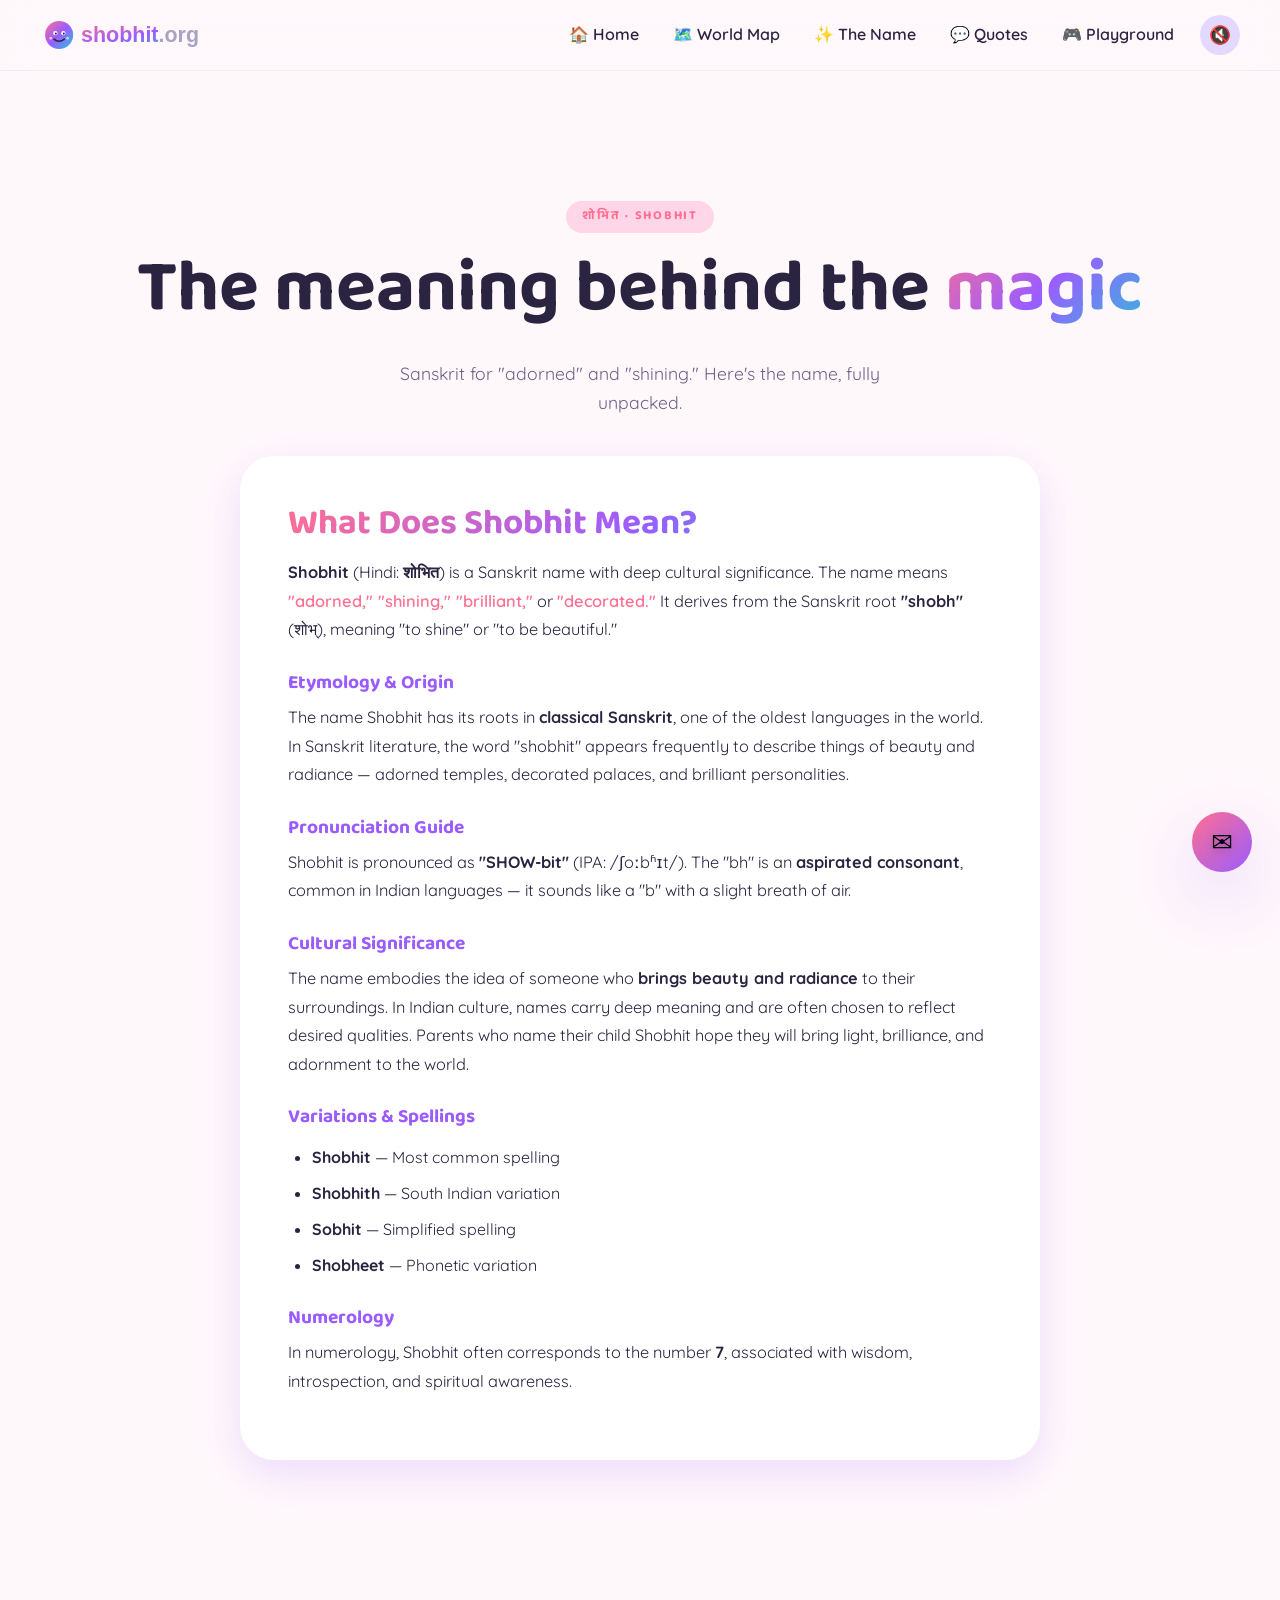
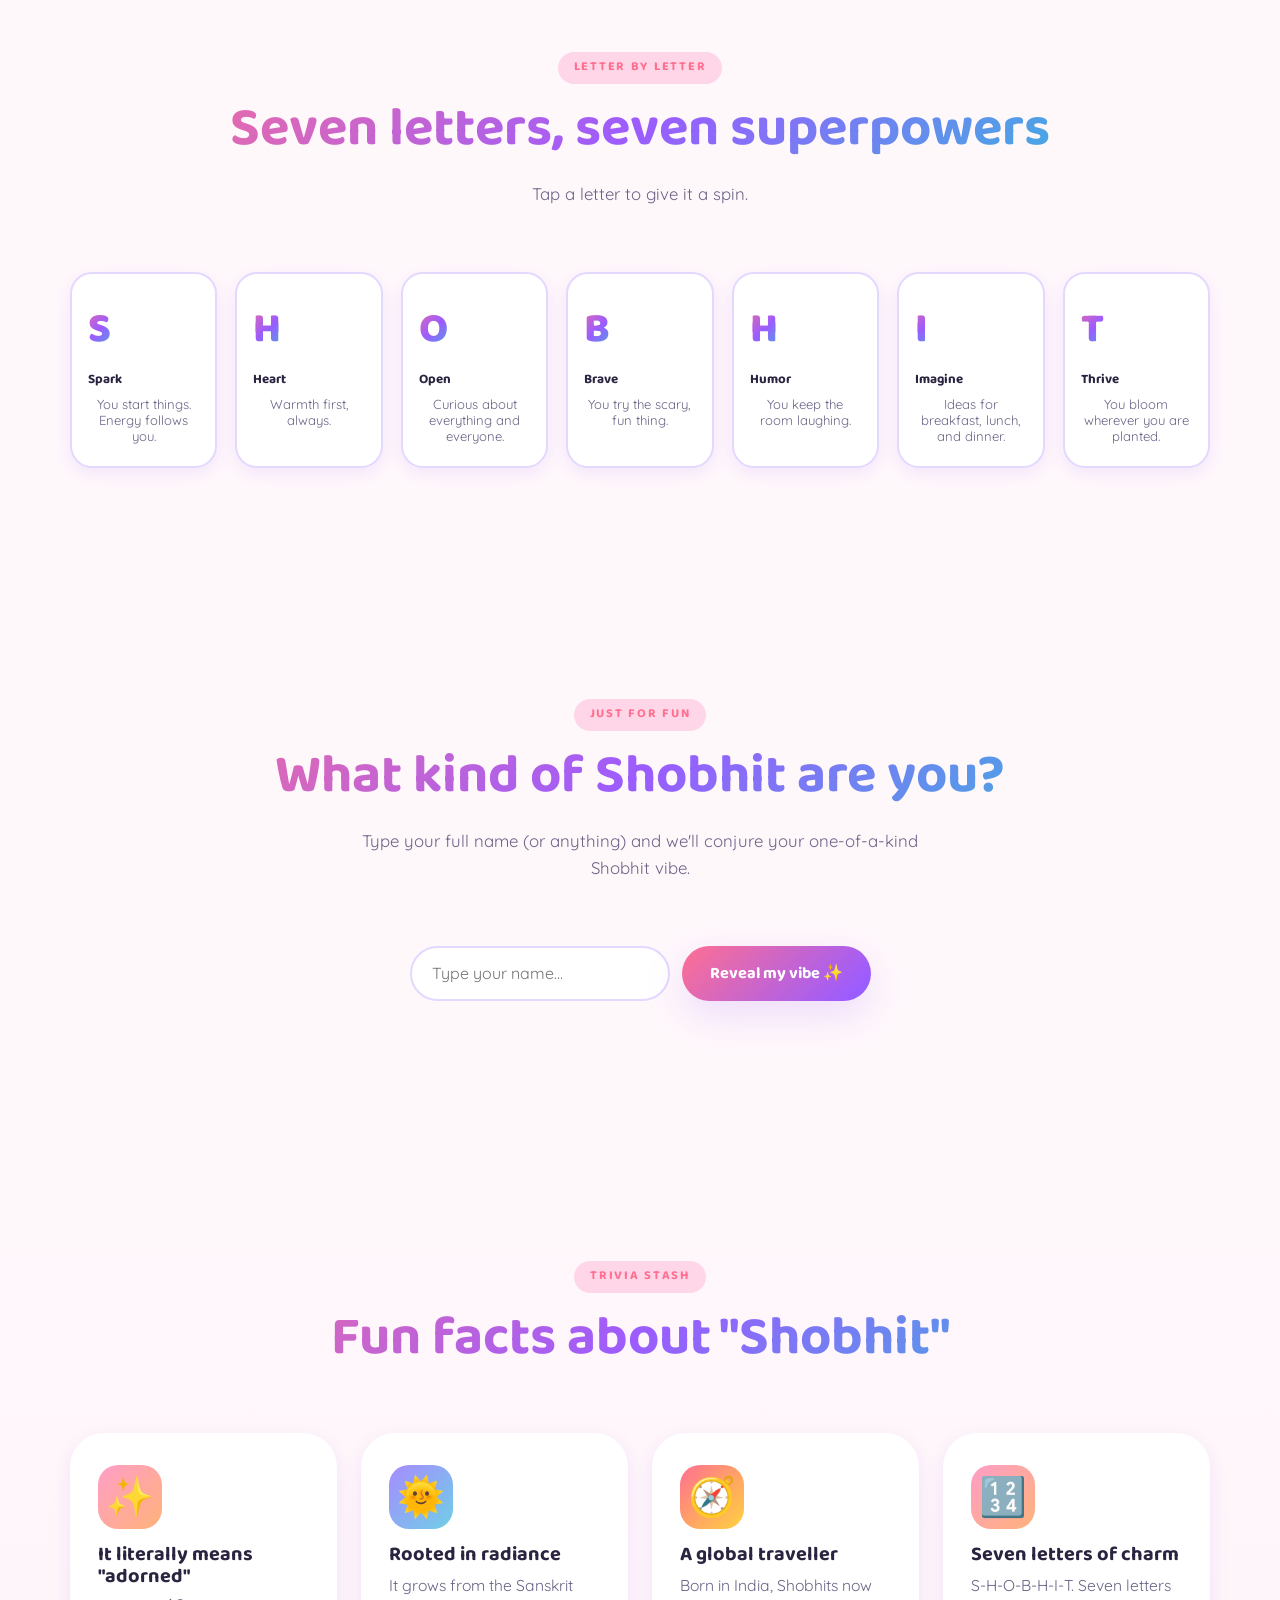
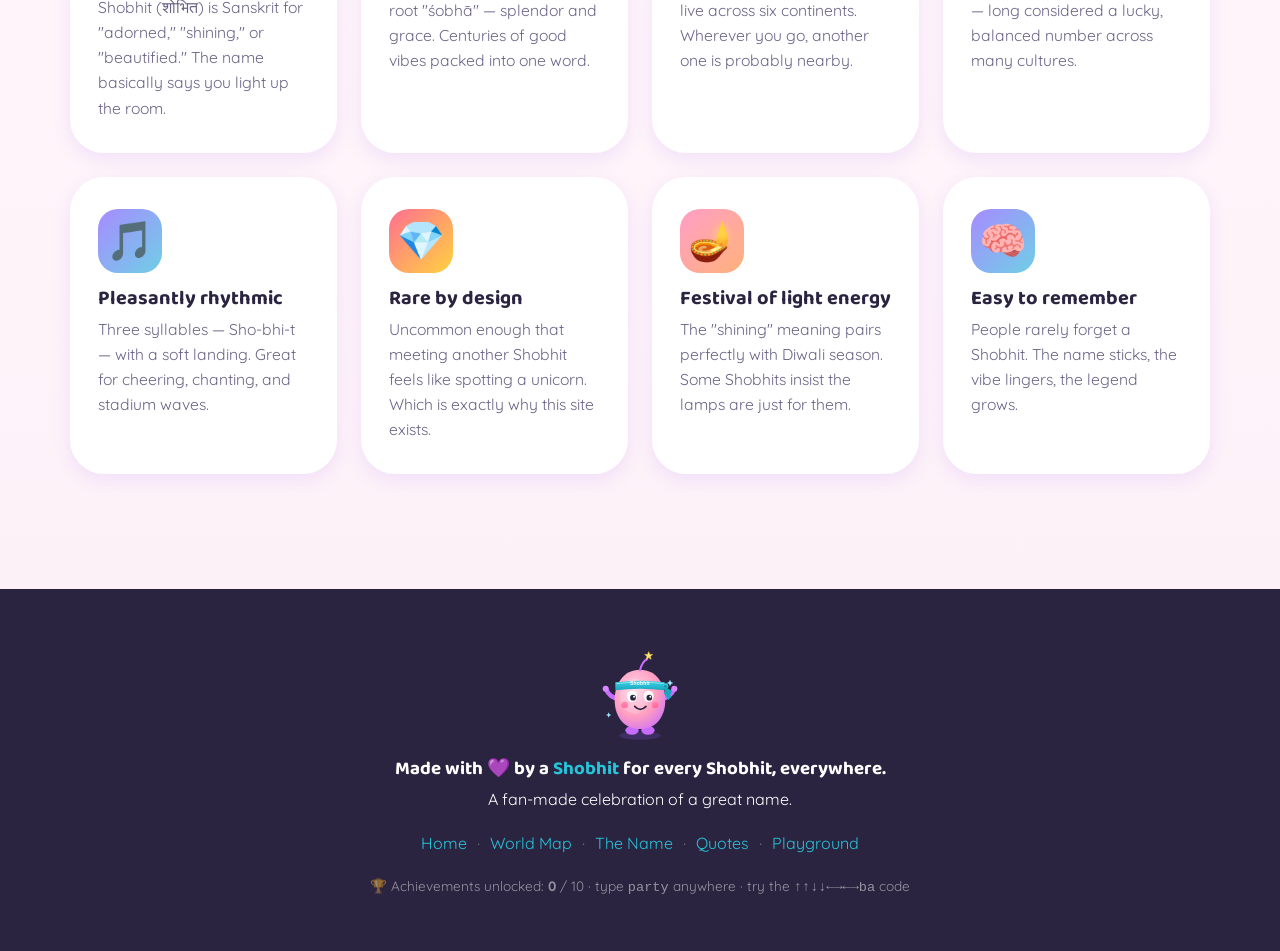
<file: name.html>
<!DOCTYPE html>
<html lang="en">
<head>
  <meta charset="UTF-8" />
  <meta name="viewport" content="width=device-width, initial-scale=1.0" />
  
  <!-- Primary Meta Tags -->
  <title>Shobhit Name Meaning — Origin, Significance & Sanskrit Definition | shobhit.org</title>
  <meta name="title" content="Shobhit Name Meaning — Origin, Significance & Sanskrit Definition | shobhit.org" />
  <meta name="description" content="Discover what Shobhit (शोभित) means: a Sanskrit name meaning 'adorned', 'shining', and 'brilliant'. Learn the origin, pronunciation, letter-by-letter breakdown, and cultural significance of this beautiful Indian name." />
  <meta name="keywords" content="Shobhit meaning, Shobhit name meaning, what does Shobhit mean, Shobhit origin, Shobhit Sanskrit, शोभित, Shobhit pronunciation, Shobhit definition, Indian boy names, Sanskrit names meaning" />
  <meta name="robots" content="index, follow" />
  <link rel="canonical" href="https://shobhit.org/name.html" />
  
  <!-- Open Graph / Facebook -->
  <meta property="og:type" content="article" />
  <meta property="og:url" content="https://shobhit.org/name.html" />
  <meta property="og:title" content="Shobhit Name Meaning — Origin, Significance & Sanskrit Definition" />
  <meta property="og:description" content="Discover what Shobhit (शोभित) means: a Sanskrit name meaning 'adorned', 'shining', and 'brilliant'. Learn the origin and cultural significance." />
  <meta property="og:image" content="https://shobhit.org/assets/og-image.png" />
  <meta property="og:site_name" content="shobhit.org" />
  
  <!-- Twitter -->
  <meta name="twitter:card" content="summary_large_image" />
  <meta name="twitter:url" content="https://shobhit.org/name.html" />
  <meta name="twitter:title" content="Shobhit Name Meaning — Origin, Significance & Sanskrit Definition" />
  <meta name="twitter:description" content="Discover what Shobhit (शोभित) means: a Sanskrit name meaning 'adorned', 'shining', and 'brilliant'." />
  <meta name="twitter:image" content="https://shobhit.org/assets/og-image.png" />
  
  <link rel="icon" href="assets/favicon.svg" type="image/svg+xml" />
  <link rel="preconnect" href="https://fonts.googleapis.com" />
  <link rel="preconnect" href="https://fonts.gstatic.com" crossorigin />
  <link href="https://fonts.googleapis.com/css2?family=Baloo+2:wght@600;700;800&family=Quicksand:wght@400;500;600;700&display=swap" rel="stylesheet" />
  <link rel="stylesheet" href="styles/main.css" />
  
  <!-- Structured Data -->
  <script type="application/ld+json">
  {
    "@context": "https://schema.org",
    "@type": "Article",
    "headline": "Shobhit Name Meaning — Origin, Significance & Sanskrit Definition",
    "description": "Comprehensive guide to the meaning, origin, and significance of the name Shobhit",
    "url": "https://shobhit.org/name.html",
    "author": {
      "@type": "Organization",
      "name": "shobhit.org"
    },
    "publisher": {
      "@type": "Organization",
      "name": "shobhit.org",
      "logo": {
        "@type": "ImageObject",
        "url": "https://shobhit.org/assets/logo.svg"
      }
    },
    "mainEntityOfPage": {
      "@type": "WebPage",
      "@id": "https://shobhit.org/name.html"
    },
    "about": {
      "@type": "Thing",
      "name": "Shobhit",
      "alternateName": ["शोभित", "Shobhith", "Sobhit"],
      "description": "Shobhit is a Sanskrit name meaning adorned, shining, or brilliant. It comes from the root 'shobh' meaning to shine or be beautiful."
    }
  }
  </script>
</head>
<body>
  <main>
    <section class="page-head">
      <div class="wrap">
        <span class="eyebrow reveal">शोभित · Shobhit</span>
        <h1 class="reveal d1">The meaning behind the <span class="grad">magic</span></h1>
        <p class="reveal d2">Sanskrit for "adorned" and "shining." Here's the name, fully unpacked.</p>
      </div>
    </section>

    <!-- SEO-RICH CONTENT SECTION -->
    <section class="name-info">
      <div class="wrap">
        <article class="name-article reveal">
          <h2>What Does Shobhit Mean?</h2>
          <p><strong>Shobhit</strong> (Hindi: <strong lang="hi">शोभित</strong>) is a Sanskrit name with deep cultural significance. The name means <em>"adorned," "shining," "brilliant,"</em> or <em>"decorated."</em> It derives from the Sanskrit root <strong>"shobh"</strong> (शोभ्), meaning "to shine" or "to be beautiful."</p>
          
          <h3>Etymology & Origin</h3>
          <p>The name Shobhit has its roots in <strong>classical Sanskrit</strong>, one of the oldest languages in the world. In Sanskrit literature, the word "shobhit" appears frequently to describe things of beauty and radiance — adorned temples, decorated palaces, and brilliant personalities.</p>
          
          <h3>Pronunciation Guide</h3>
          <p>Shobhit is pronounced as <strong>"SHOW-bit"</strong> (IPA: /ʃoːbʱɪt/). The "bh" is an <strong>aspirated consonant</strong>, common in Indian languages — it sounds like a "b" with a slight breath of air.</p>
          
          <h3>Cultural Significance</h3>
          <p>The name embodies the idea of someone who <strong>brings beauty and radiance</strong> to their surroundings. In Indian culture, names carry deep meaning and are often chosen to reflect desired qualities. Parents who name their child Shobhit hope they will bring light, brilliance, and adornment to the world.</p>
          
          <h3>Variations & Spellings</h3>
          <ul>
            <li><strong>Shobhit</strong> — Most common spelling</li>
            <li><strong>Shobhith</strong> — South Indian variation</li>
            <li><strong>Sobhit</strong> — Simplified spelling</li>
            <li><strong>Shobheet</strong> — Phonetic variation</li>
          </ul>
          
          <h3>Numerology</h3>
          <p>In numerology, Shobhit often corresponds to the number <strong>7</strong>, associated with wisdom, introspection, and spiritual awareness.</p>
        </article>
      </div>
    </section>

    <!-- LETTER BREAKDOWN -->
    <section class="letters-section">
      <div class="wrap">
        <div class="section-head reveal">
          <span class="eyebrow">Letter by letter</span>
          <h2>Seven letters, seven superpowers</h2>
          <p>Tap a letter to give it a spin.</p>
        </div>
        <div class="letter-grid" id="letterGrid"></div>
      </div>
    </section>

    <!-- PERSONA GENERATOR -->
    <section class="persona-section">
      <div class="wrap">
        <div class="section-head reveal">
          <span class="eyebrow">Just for fun</span>
          <h2>What kind of Shobhit are you?</h2>
          <p>Type your full name (or anything) and we'll conjure your one-of-a-kind Shobhit vibe.</p>
        </div>
        <form class="persona-form reveal d1" id="personaForm">
          <input id="personaInput" type="text" placeholder="Type your name…" maxlength="40" />
          <button class="btn" type="submit">Reveal my vibe ✨</button>
        </form>
        <div id="personaOut" class="persona-out reveal d2"></div>
      </div>
    </section>

    <!-- FACTS -->
    <section class="facts">
      <div class="wrap">
        <div class="section-head reveal">
          <span class="eyebrow">Trivia stash</span>
          <h2>Fun facts about "Shobhit"</h2>
        </div>
        <div class="facts__grid" id="factsGrid"></div>
      </div>
    </section>
  </main>

  <script src="scripts/site.js"></script>
  <script src="scripts/quotes.js"></script>
  <script src="scripts/contact.js"></script>
</body>
</html>
</file>
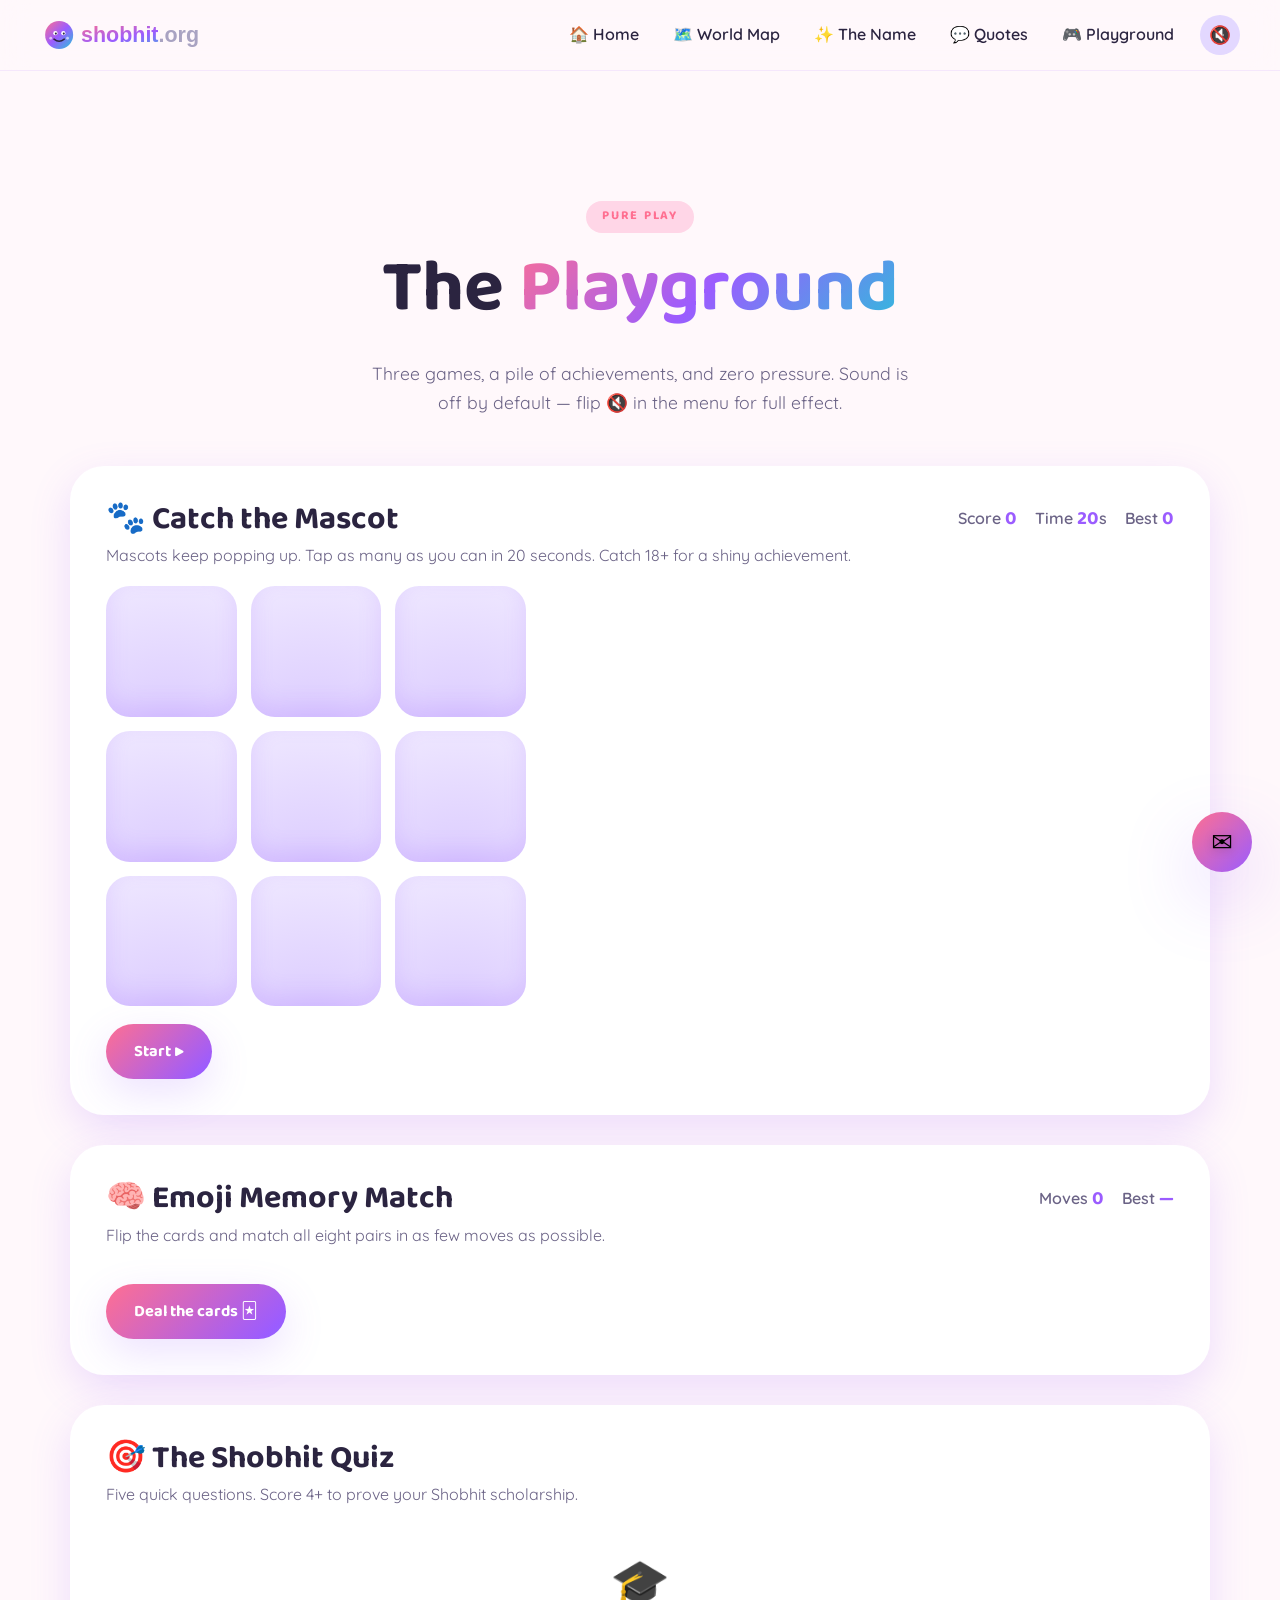
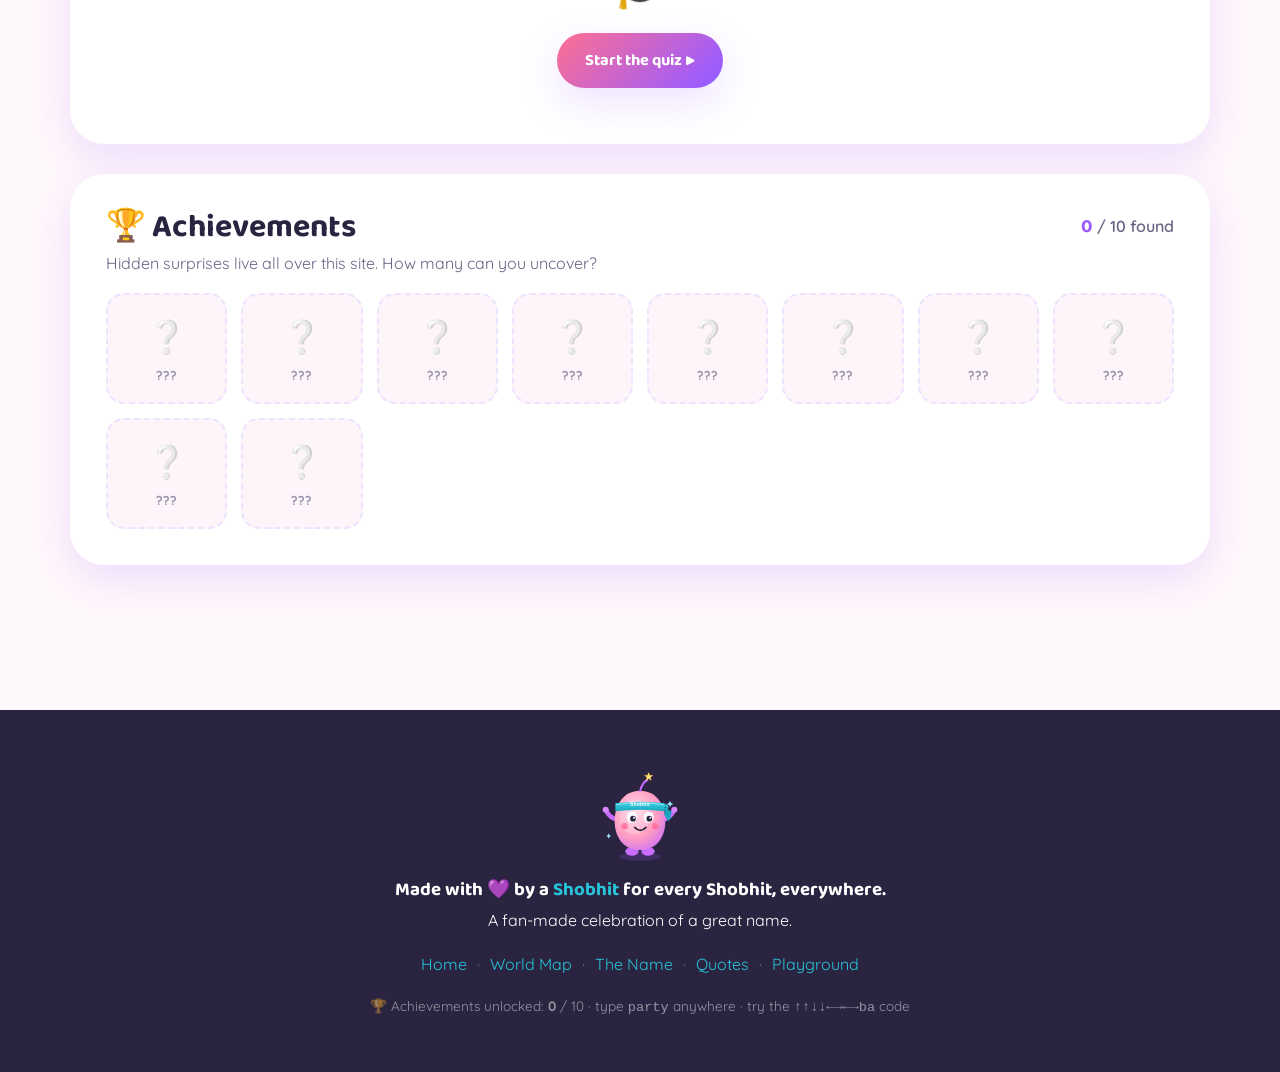
<file: play.html>
<!DOCTYPE html>
<html lang="en">
<head>
  <meta charset="UTF-8" />
  <meta name="viewport" content="width=device-width, initial-scale=1.0" />
  
  <!-- Primary Meta Tags -->
  <title>Playground — Fun Games for Shobhits | shobhit.org</title>
  <meta name="title" content="Playground — Fun Games for Shobhits | shobhit.org" />
  <meta name="description" content="Play three fun mini-games: Catch the Mascot, Emoji Memory Match, and the Shobhit Quiz. Earn achievements and compete for high scores. Entertainment exclusively for Shobhits!" />
  <meta name="keywords" content="Shobhit games, online games, memory game, quiz game, reaction game, Shobhit fun" />
  <meta name="robots" content="index, follow" />
  <link rel="canonical" href="https://shobhit.org/play.html" />
  
  <!-- Open Graph / Facebook -->
  <meta property="og:type" content="website" />
  <meta property="og:url" content="https://shobhit.org/play.html" />
  <meta property="og:title" content="Playground — Fun Games for Shobhits" />
  <meta property="og:description" content="Play three fun mini-games: Catch the Mascot, Emoji Memory Match, and the Shobhit Quiz. Entertainment exclusively for Shobhits!" />
  <meta property="og:image" content="https://shobhit.org/assets/og-image.png" />
  <meta property="og:site_name" content="shobhit.org" />
  
  <!-- Twitter -->
  <meta name="twitter:card" content="summary_large_image" />
  <meta name="twitter:url" content="https://shobhit.org/play.html" />
  <meta name="twitter:title" content="Playground — Fun Games for Shobhits" />
  <meta name="twitter:description" content="Play three fun mini-games exclusively for Shobhits. Earn achievements and compete for high scores!" />
  <meta name="twitter:image" content="https://shobhit.org/assets/og-image.png" />
  
  <link rel="icon" href="assets/favicon.svg" type="image/svg+xml" />
  <link rel="preconnect" href="https://fonts.googleapis.com" />
  <link rel="preconnect" href="https://fonts.gstatic.com" crossorigin />
  <link href="https://fonts.googleapis.com/css2?family=Baloo+2:wght@600;700;800&family=Quicksand:wght@400;500;600;700&display=swap" rel="stylesheet" />
  <link rel="stylesheet" href="styles/main.css" />
  
  <!-- Structured Data -->
  <script type="application/ld+json">
  {
    "@context": "https://schema.org",
    "@type": "WebPage",
    "name": "Playground — Fun Games for Shobhits",
    "description": "Three mini-games with achievements for people named Shobhit",
    "url": "https://shobhit.org/play.html",
    "isPartOf": {
      "@type": "WebSite",
      "name": "shobhit.org",
      "url": "https://shobhit.org/"
    }
  }
  </script>
</head>
<body>
  <main>
    <section class="page-head">
      <div class="wrap">
        <span class="eyebrow reveal">Pure play</span>
        <h1 class="reveal d1">The <span class="grad">Playground</span></h1>
        <p class="reveal d2">Three games, a pile of achievements, and zero pressure. Sound is off by default — flip 🔇 in the menu for full effect.</p>
      </div>
    </section>

    <section class="games">
      <div class="wrap">
        <!-- GAME 1 -->
        <article class="game-card reveal">
          <div class="game-card__head">
            <h2>🐾 Catch the Mascot</h2>
            <div class="game-card__stats">
              <span>Score <b id="whackScore">0</b></span>
              <span>Time <b id="whackTime">20</b>s</span>
              <span>Best <b id="whackBest">0</b></span>
            </div>
          </div>
          <p>Mascots keep popping up. Tap as many as you can in 20 seconds. Catch 18+ for a shiny achievement.</p>
          <div class="whack-grid" id="whackGrid"></div>
          <button class="btn" id="whackStart">Start ▶</button>
        </article>

        <!-- GAME 2 -->
        <article class="game-card reveal d1">
          <div class="game-card__head">
            <h2>🧠 Emoji Memory Match</h2>
            <div class="game-card__stats">
              <span>Moves <b id="memoryMoves">0</b></span>
              <span>Best <b id="memoryBest">—</b></span>
            </div>
          </div>
          <p>Flip the cards and match all eight pairs in as few moves as possible.</p>
          <div class="mem-grid" id="memoryGrid"></div>
          <button class="btn" id="memoryStart">Deal the cards 🃏</button>
        </article>

        <!-- GAME 3 -->
        <article class="game-card reveal d2">
          <div class="game-card__head">
            <h2>🎯 The Shobhit Quiz</h2>
          </div>
          <p>Five quick questions. Score 4+ to prove your Shobhit scholarship.</p>
          <div class="quiz-box" id="quizBox">
            <div class="quiz-start">
              <div class="quiz-start__emoji">🎓</div>
              <button class="btn" id="quizStart">Start the quiz ▶</button>
            </div>
          </div>
        </article>

        <!-- ACHIEVEMENTS -->
        <article class="game-card reveal d3">
          <div class="game-card__head">
            <h2>🏆 Achievements</h2>
            <div class="game-card__stats"><span><b data-egg-count>0</b> / <span id="achTotal">10</span> found</span></div>
          </div>
          <p>Hidden surprises live all over this site. How many can you uncover?</p>
          <div class="ach-board" id="achBoard"></div>
        </article>
      </div>
    </section>
  </main>

  <script src="scripts/site.js"></script>
  <script src="scripts/play.js"></script>
  <script src="scripts/contact.js"></script>
</body>
</html>
</file>
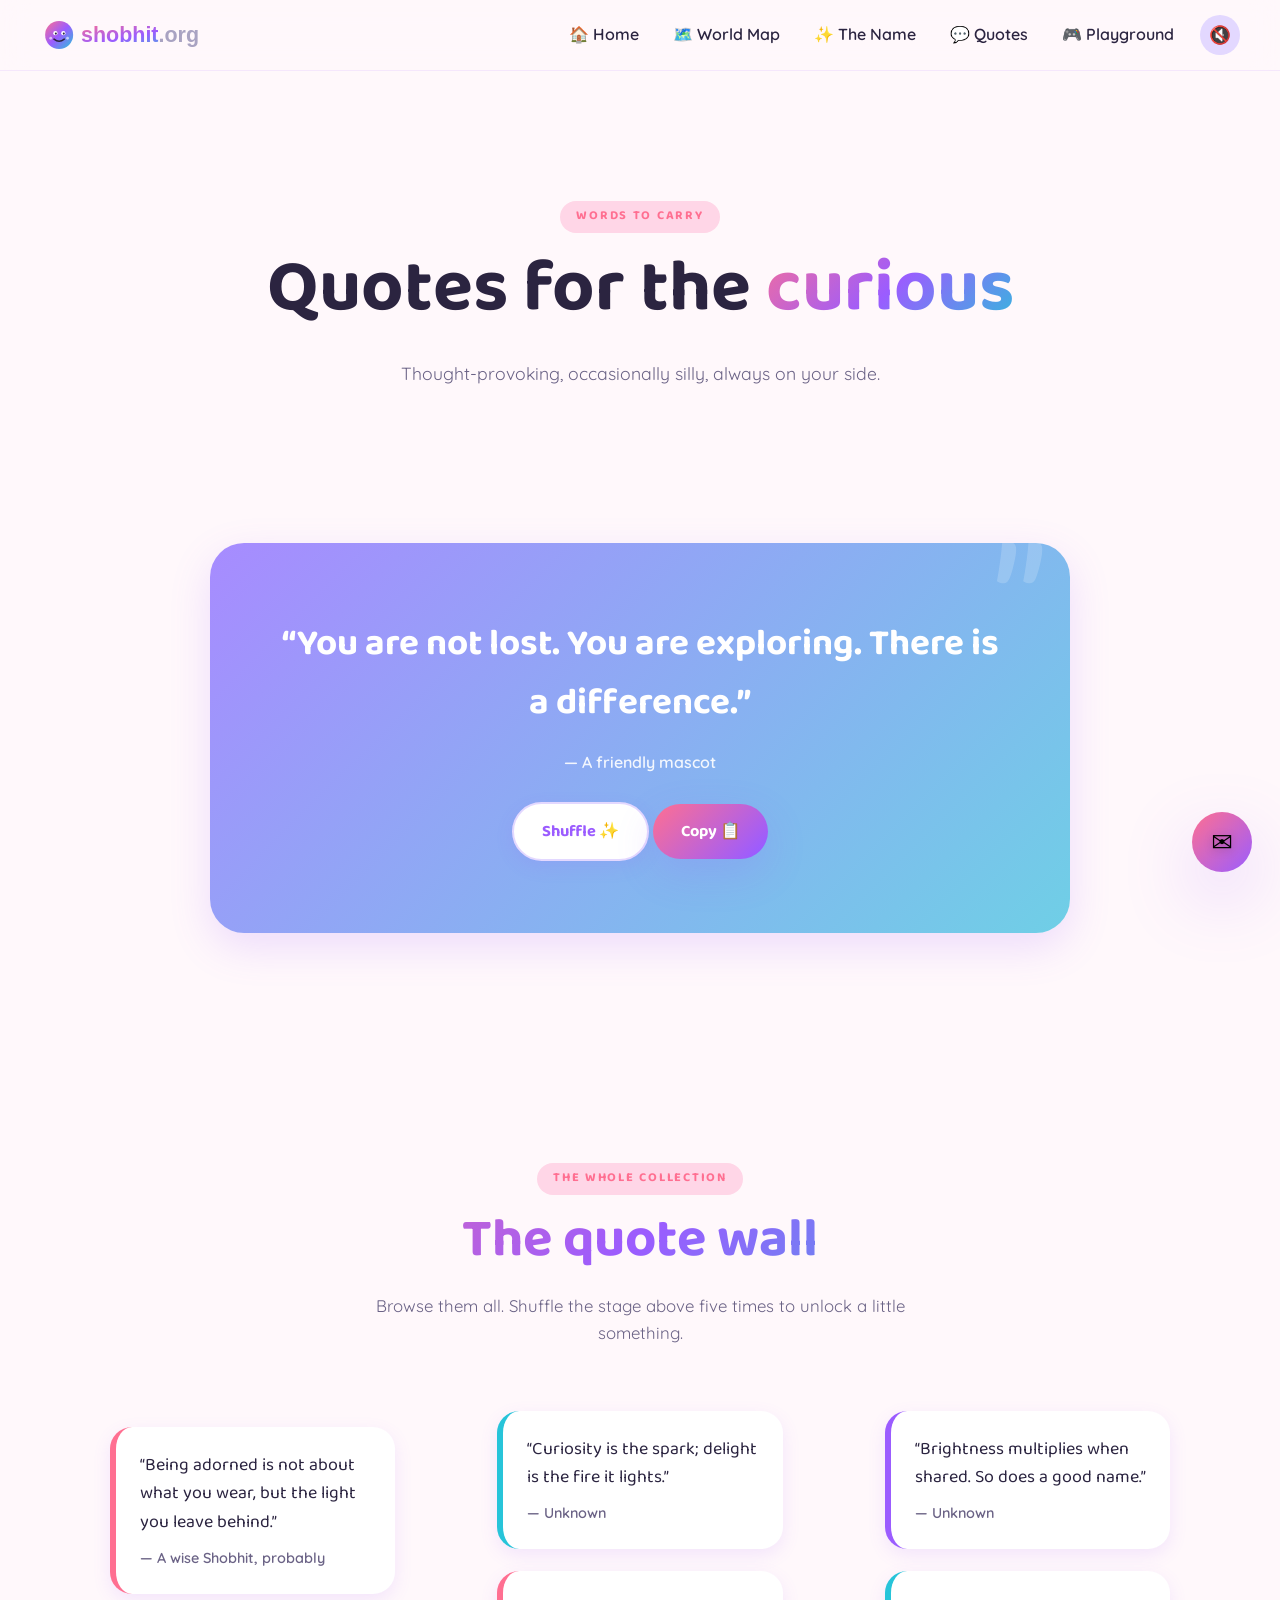
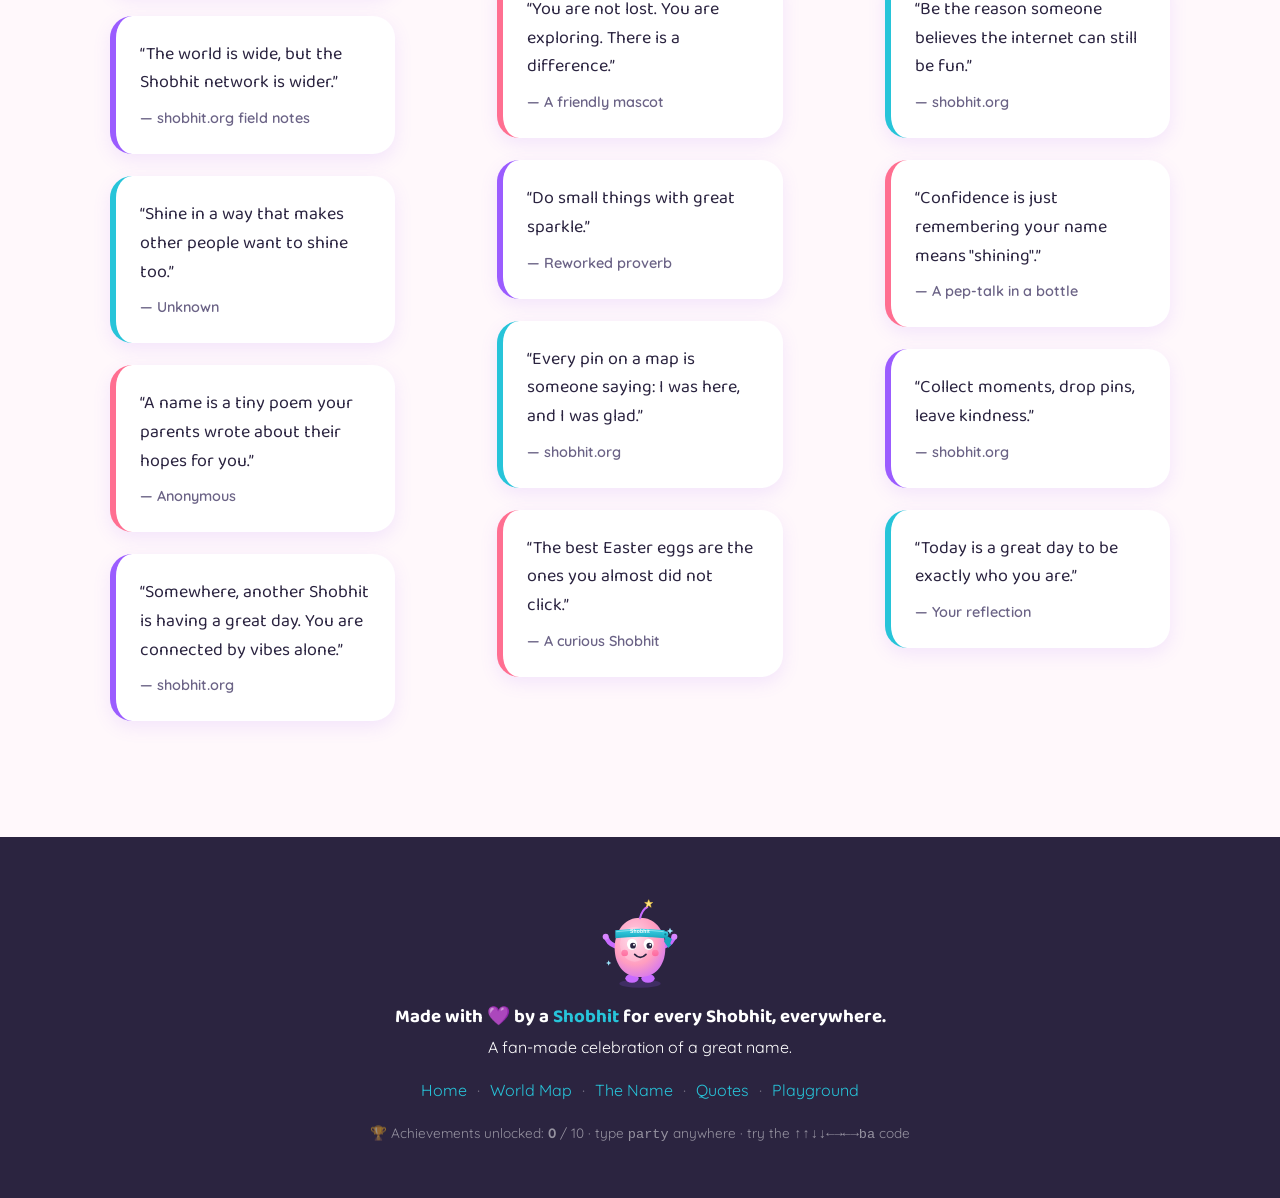
<file: quotes.html>
<!DOCTYPE html>
<html lang="en">
<head>
  <meta charset="UTF-8" />
  <meta name="viewport" content="width=device-width, initial-scale=1.0" />
  
  <!-- Primary Meta Tags -->
  <title>Inspirational Quotes for Shobhits — Words to Carry | shobhit.org</title>
  <meta name="title" content="Inspirational Quotes for Shobhits — Words to Carry | shobhit.org" />
  <meta name="description" content="A curated collection of thought-provoking, inspirational, and occasionally silly quotes. Copy your favorite and carry it with you. Perfect for anyone named Shobhit looking for daily inspiration." />
  <meta name="keywords" content="Shobhit quotes, inspirational quotes, motivational quotes, daily quotes, wisdom quotes" />
  <meta name="robots" content="index, follow" />
  <link rel="canonical" href="https://shobhit.org/quotes.html" />
  
  <!-- Open Graph / Facebook -->
  <meta property="og:type" content="website" />
  <meta property="og:url" content="https://shobhit.org/quotes.html" />
  <meta property="og:title" content="Inspirational Quotes for Shobhits — Words to Carry" />
  <meta property="og:description" content="A curated collection of thought-provoking, inspirational, and occasionally silly quotes for Shobhits." />
  <meta property="og:image" content="https://shobhit.org/assets/og-image.png" />
  <meta property="og:site_name" content="shobhit.org" />
  
  <!-- Twitter -->
  <meta name="twitter:card" content="summary_large_image" />
  <meta name="twitter:url" content="https://shobhit.org/quotes.html" />
  <meta name="twitter:title" content="Inspirational Quotes for Shobhits — Words to Carry" />
  <meta name="twitter:description" content="A curated collection of thought-provoking, inspirational, and occasionally silly quotes for Shobhits." />
  <meta name="twitter:image" content="https://shobhit.org/assets/og-image.png" />
  
  <link rel="icon" href="assets/favicon.svg" type="image/svg+xml" />
  <link rel="preconnect" href="https://fonts.googleapis.com" />
  <link rel="preconnect" href="https://fonts.gstatic.com" crossorigin />
  <link href="https://fonts.googleapis.com/css2?family=Baloo+2:wght@600;700;800&family=Quicksand:wght@400;500;600;700&display=swap" rel="stylesheet" />
  <link rel="stylesheet" href="styles/main.css" />
  
  <!-- Structured Data -->
  <script type="application/ld+json">
  {
    "@context": "https://schema.org",
    "@type": "CollectionPage",
    "name": "Inspirational Quotes for Shobhits",
    "description": "A curated collection of thought-provoking and inspirational quotes",
    "url": "https://shobhit.org/quotes.html",
    "isPartOf": {
      "@type": "WebSite",
      "name": "shobhit.org",
      "url": "https://shobhit.org/"
    }
  }
  </script>
</head>
<body>
  <main>
    <section class="page-head">
      <div class="wrap">
        <span class="eyebrow reveal">Words to carry</span>
        <h1 class="reveal d1">Quotes for the <span class="grad">curious</span></h1>
        <p class="reveal d2">Thought-provoking, occasionally silly, always on your side.</p>
      </div>
    </section>

    <section class="quotes">
      <div class="wrap">
        <div class="quote-stage reveal">
          <div>
            <p class="quote-text" id="quoteText">Loading something delightful…</p>
            <p class="quote-author" id="quoteAuthor"></p>
            <div class="quote-actions">
              <button class="btn btn--ghost" id="newQuoteBtn">Shuffle ✨</button>
              <button class="btn" id="copyQuoteBtn">Copy 📋</button>
            </div>
          </div>
        </div>
      </div>
    </section>

    <section class="qwall-section">
      <div class="wrap">
        <div class="section-head reveal">
          <span class="eyebrow">The whole collection</span>
          <h2>The quote wall</h2>
          <p>Browse them all. Shuffle the stage above five times to unlock a little something.</p>
        </div>
        <div class="qwall" id="quoteWall"></div>
      </div>
    </section>
  </main>

  <script src="scripts/site.js"></script>
  <script src="scripts/quotes.js"></script>
  <script src="scripts/contact.js"></script>
</body>
</html>
</file>
<file: styles/main.css>
/* =========================================================
   shobhit.org — design system
   Pastel meets vibrant. Playful, performant, accessible.
   ========================================================= */

:root {
  /* core palette */
  --pink: #ff6f91;
  --pink-soft: #ffd6e7;
  --purple: #9b5cff;
  --purple-soft: #e3d8ff;
  --cyan: #27c4d9;
  --cyan-soft: #cdf3f8;
  --mint: #8fe3c4;
  --mint-soft: #d6f7ec;
  --peach: #ffb27a;
  --peach-soft: #ffe3cf;
  --yellow: #ffd23f;

  --ink: #2b2440;
  --ink-soft: #6b6386;
  --paper: #fff8fb;
  --paper-2: #fdf1f8;

  /* gradients */
  --grad-hero: linear-gradient(135deg, #ff6f91 0%, #9b5cff 50%, #27c4d9 100%);
  --grad-warm: linear-gradient(135deg, #ff9ec7, #ffb27a);
  --grad-cool: linear-gradient(135deg, #a78bff, #6fcfe6);
  --grad-candy: linear-gradient(135deg, #ff6f91, #ffd23f);

  /* type */
  --font-display: 'Baloo 2', 'Trebuchet MS', system-ui, sans-serif;
  --font-body: 'Quicksand', 'Segoe UI', system-ui, sans-serif;

  /* shape + depth */
  --radius: 22px;
  --radius-lg: 34px;
  --shadow-sm: 0 6px 18px rgba(155, 92, 255, 0.12);
  --shadow-md: 0 14px 40px rgba(155, 92, 255, 0.18);
  --shadow-lg: 0 26px 70px rgba(155, 92, 255, 0.25);

  --ease-bounce: cubic-bezier(0.34, 1.56, 0.64, 1);
  --ease-smooth: cubic-bezier(0.22, 1, 0.36, 1);
}

/* ----------------------------- reset ----------------------------- */
*, *::before, *::after { box-sizing: border-box; }
html { scroll-behavior: smooth; }
body {
  margin: 0;
  font-family: var(--font-body);
  color: var(--ink);
  background: var(--paper);
  line-height: 1.6;
  overflow-x: hidden;
  -webkit-font-smoothing: antialiased;
}
h1, h2, h3, h4 { font-family: var(--font-display); line-height: 1.1; margin: 0 0 0.4em; }
p { margin: 0 0 1em; }
a { color: var(--purple); text-decoration: none; }
img, svg { max-width: 100%; display: block; }
button { font-family: inherit; cursor: pointer; }
:focus-visible { outline: 3px solid var(--purple); outline-offset: 3px; border-radius: 6px; }

/* ----------------------------- layout ----------------------------- */
.wrap { width: min(1140px, 92vw); margin-inline: auto; }
section { position: relative; padding: clamp(64px, 9vw, 130px) 0; }
.section-head { text-align: center; margin-bottom: clamp(34px, 5vw, 64px); }
.section-head h2 {
  font-size: clamp(2rem, 5vw, 3.4rem);
  background: var(--grad-hero);
  -webkit-background-clip: text;
  background-clip: text;
  color: transparent;
}
.section-head p { color: var(--ink-soft); max-width: 56ch; margin-inline: auto; font-size: 1.05rem; }
.eyebrow {
  display: inline-block;
  font-family: var(--font-display);
  font-weight: 700;
  letter-spacing: 0.14em;
  text-transform: uppercase;
  font-size: 0.78rem;
  color: var(--pink);
  background: var(--pink-soft);
  padding: 6px 16px;
  border-radius: 999px;
  margin-bottom: 16px;
}

/* ----------------------------- buttons ----------------------------- */
.btn {
  display: inline-flex;
  align-items: center;
  gap: 10px;
  border: none;
  font-family: var(--font-display);
  font-weight: 700;
  font-size: 1.02rem;
  padding: 14px 28px;
  border-radius: 999px;
  color: #fff;
  background: var(--grad-hero);
  background-size: 180% 180%;
  box-shadow: var(--shadow-md);
  transition: transform 0.3s var(--ease-bounce), box-shadow 0.3s ease, background-position 0.6s ease;
}
.btn:hover { transform: translateY(-3px) scale(1.04); box-shadow: var(--shadow-lg); background-position: 100% 0; }
.btn:active { transform: translateY(0) scale(0.98); }
.btn--ghost {
  background: #fff;
  color: var(--purple);
  box-shadow: var(--shadow-sm);
  border: 2px solid var(--purple-soft);
}

/* ----------------------------- nav ----------------------------- */
.nav {
  position: sticky;
  top: 0;
  z-index: 100;
  display: flex;
  align-items: center;
  justify-content: space-between;
  padding: 14px clamp(16px, 4vw, 40px);
  background: rgba(255, 248, 251, 0.78);
  backdrop-filter: blur(14px);
  border-bottom: 1px solid rgba(155, 92, 255, 0.1);
}
.nav__logo img { height: 42px; }
.nav__links { display: flex; gap: 6px; align-items: center; }
.nav__links a {
  font-weight: 600;
  color: var(--ink);
  padding: 8px 14px;
  border-radius: 999px;
  transition: background 0.25s ease, color 0.25s ease, transform 0.25s var(--ease-bounce);
}
.nav__links a:hover { background: var(--purple-soft); transform: translateY(-2px); }
.nav__toggle { display: none; background: none; border: none; font-size: 1.6rem; color: var(--purple); }

/* ----------------------------- hero ----------------------------- */
.hero { padding-top: clamp(40px, 7vw, 90px); overflow: hidden; }
.hero__bg {
  position: absolute; inset: 0; z-index: -2;
  object-fit: cover; width: 100%; height: 100%; opacity: 0.92;
}
.hero__grid {
  display: grid; grid-template-columns: 1.1fr 0.9fr; gap: 40px; align-items: center;
}
.hero h1 {
  font-size: clamp(2.6rem, 7vw, 5.4rem);
  letter-spacing: -0.02em;
}
.hero h1 .grad {
  background: var(--grad-hero); -webkit-background-clip: text; background-clip: text; color: transparent;
}
.hero__lead { font-size: clamp(1.05rem, 2vw, 1.3rem); color: var(--ink-soft); max-width: 48ch; }
.hero__cta { display: flex; gap: 14px; flex-wrap: wrap; margin-top: 26px; }
.hero__art { position: relative; display: grid; place-items: center; }
.hero__art img { width: min(360px, 80%); filter: drop-shadow(0 24px 40px rgba(155,92,255,0.3)); }
.hero__counter {
  margin-top: 22px; font-weight: 600; color: var(--ink-soft);
}
.hero__counter b { color: var(--pink); font-family: var(--font-display); font-size: 1.4rem; }

/* floating blobs */
.blob { position: absolute; z-index: -1; border-radius: 50%; filter: blur(8px); opacity: 0.55; }
.blob--1 { width: 220px; height: 220px; background: var(--pink-soft); top: 8%; left: -60px; }
.blob--2 { width: 180px; height: 180px; background: var(--cyan-soft); bottom: 6%; right: -40px; }
.blob--3 { width: 140px; height: 140px; background: var(--purple-soft); top: 40%; right: 18%; }

/* ----------------------------- fun facts ----------------------------- */
.facts { background: linear-gradient(180deg, var(--paper) 0%, var(--paper-2) 100%); }
.facts__grid {
  display: grid; grid-template-columns: repeat(auto-fit, minmax(250px, 1fr)); gap: 24px;
}
.fact-card {
  position: relative;
  background: #fff;
  border-radius: var(--radius-lg);
  padding: 30px 26px;
  box-shadow: var(--shadow-sm);
  border: 2px solid transparent;
  transition: transform 0.35s var(--ease-bounce), box-shadow 0.35s ease, border-color 0.35s ease;
  overflow: hidden;
}
.fact-card::before {
  content: ""; position: absolute; inset: 0; opacity: 0; transition: opacity 0.35s ease;
  background: radial-gradient(120% 120% at 0% 0%, rgba(255,111,145,0.08), transparent 60%);
}
.fact-card:hover { transform: translateY(-8px) rotate(-1deg); box-shadow: var(--shadow-lg); border-color: var(--pink-soft); }
.fact-card:hover::before { opacity: 1; }
.fact-card .emoji {
  font-size: 2.4rem; display: inline-grid; place-items: center;
  width: 64px; height: 64px; border-radius: 20px; margin-bottom: 14px;
  background: var(--grad-warm);
}
.fact-card:nth-child(3n+2) .emoji { background: var(--grad-cool); }
.fact-card:nth-child(3n+3) .emoji { background: var(--grad-candy); }
.fact-card h3 { font-size: 1.25rem; }
.fact-card p { color: var(--ink-soft); margin: 0; font-size: 0.98rem; }

/* ----------------------------- quotes ----------------------------- */
.quotes { text-align: center; }
.quote-stage {
  position: relative;
  max-width: 860px; margin-inline: auto;
  background: var(--grad-cool);
  border-radius: var(--radius-lg);
  padding: clamp(40px, 6vw, 72px) clamp(28px, 5vw, 64px);
  box-shadow: var(--shadow-md);
  color: #fff;
  overflow: hidden;
  min-height: 260px;
  display: grid; place-items: center;
}
.quote-stage::after {
  content: "\201D"; position: absolute; top: -30px; right: 24px;
  font-family: var(--font-display); font-size: 12rem; opacity: 0.18; line-height: 1;
}
.quote-text {
  font-family: var(--font-display); font-weight: 700;
  font-size: clamp(1.4rem, 3.4vw, 2.3rem); margin: 0 0 18px;
  transition: opacity 0.5s ease, transform 0.5s var(--ease-smooth);
}
.quote-author { font-weight: 600; opacity: 0.9; transition: opacity 0.5s ease; }
.quote-text.is-out, .quote-author.is-out { opacity: 0; transform: translateY(14px); }
.quote-actions { margin-top: 26px; }

/* ----------------------------- map ----------------------------- */
.map { background: linear-gradient(180deg, var(--paper-2), var(--paper)); }
.map__panel {
  position: relative;
  background: #fff;
  border-radius: var(--radius-lg);
  padding: clamp(16px, 3vw, 30px);
  box-shadow: var(--shadow-md);
}
.map__stage {
  position: relative;
  width: 100%;
  border-radius: var(--radius);
  overflow: hidden;
  background: linear-gradient(180deg, #eaf6ff, #f3ecff);
  cursor: crosshair;
  aspect-ratio: 2 / 1;
}
.map__stage svg { width: 100%; height: 100%; display: block; }
.land { fill: #b9e8c6; stroke: #8fd6a6; stroke-width: 1; transition: fill 0.3s ease; }
.map__stage:hover .land { fill: #aee3bd; }

.pin {
  position: absolute; transform: translate(-50%, -100%);
  width: 26px; height: 26px; cursor: pointer;
  transition: transform 0.25s var(--ease-bounce);
  animation: pin-drop 0.5s var(--ease-bounce) both;
}
.pin:hover { transform: translate(-50%, -106%) scale(1.25); z-index: 5; }
.pin__dot {
  width: 18px; height: 18px; border-radius: 50% 50% 50% 0;
  transform: rotate(-45deg); margin: 0 auto;
  background: var(--grad-candy); border: 2px solid #fff;
  box-shadow: 0 4px 8px rgba(0,0,0,0.18);
}
.pin:nth-child(3n) .pin__dot { background: var(--grad-cool); }
.pin:nth-child(3n+1) .pin__dot { background: var(--grad-warm); }
.pin__pulse {
  position: absolute; inset: 0; border-radius: 50%;
  background: var(--pink); opacity: 0.5; animation: pulse 2.4s ease-out infinite;
}
.pin__tip {
  position: absolute; bottom: 130%; left: 50%; transform: translateX(-50%) scale(0.8);
  background: #fff; color: var(--ink); padding: 10px 14px; border-radius: 14px;
  box-shadow: var(--shadow-md); width: max-content; max-width: 220px;
  opacity: 0; pointer-events: none; transition: opacity 0.25s ease, transform 0.25s var(--ease-bounce);
  font-size: 0.86rem; z-index: 10;
}
.pin__tip strong { display: block; color: var(--pink); font-family: var(--font-display); }
.pin:hover .pin__tip, .pin:focus .pin__tip { opacity: 1; transform: translateX(-50%) scale(1); }

.map__hint {
  text-align: center; color: var(--ink-soft); margin-top: 16px; font-weight: 600;
}
.map__meta { display: flex; justify-content: center; gap: 26px; flex-wrap: wrap; margin-top: 8px; color: var(--ink-soft); }
.map__meta b { color: var(--purple); font-family: var(--font-display); }

/* dialog */
dialog.modal {
  border: none; border-radius: var(--radius-lg); padding: 0; width: min(440px, 92vw);
  box-shadow: var(--shadow-lg); background: #fff; color: var(--ink);
}
dialog.modal::backdrop { background: rgba(43, 36, 64, 0.45); backdrop-filter: blur(4px); }
.modal__body { padding: 30px; }
.modal__body h3 { font-size: 1.5rem; background: var(--grad-hero); -webkit-background-clip: text; background-clip: text; color: transparent; }
.field { margin-bottom: 16px; }
.field label { display: block; font-weight: 700; margin-bottom: 6px; font-size: 0.92rem; }
.field input, .field textarea {
  width: 100%; padding: 12px 14px; border-radius: 14px; border: 2px solid var(--purple-soft);
  font-family: inherit; font-size: 1rem; resize: vertical; transition: border-color 0.25s ease;
}
.field input:focus, .field textarea:focus { outline: none; border-color: var(--purple); }
.modal__actions { display: flex; gap: 12px; justify-content: flex-end; margin-top: 8px; }

/* ----------------------------- zones ----------------------------- */
.zones__grid { display: grid; grid-template-columns: repeat(auto-fit, minmax(260px, 1fr)); gap: 26px; }
.zone {
  position: relative; border-radius: var(--radius-lg); padding: 34px 28px; min-height: 220px;
  color: #fff; overflow: hidden; box-shadow: var(--shadow-md); isolation: isolate;
  transition: transform 0.4s var(--ease-bounce);
}
.zone:hover { transform: translateY(-6px) scale(1.02); }
.zone h3 { font-size: 1.5rem; }
.zone p { opacity: 0.92; }
.zone--1 { background: var(--grad-warm); }
.zone--2 { background: var(--grad-cool); }
.zone--3 { background: var(--grad-candy); }
.zone__orb {
  position: absolute; width: 120px; height: 120px; border-radius: 50%;
  background: rgba(255,255,255,0.22); right: -30px; bottom: -30px;
  transition: transform 0.6s var(--ease-smooth);
}
.zone:hover .zone__orb { transform: scale(2.4); }
.zone__btn {
  margin-top: 14px; background: rgba(255,255,255,0.25); color: #fff;
  border: 2px solid rgba(255,255,255,0.5); border-radius: 999px; padding: 10px 20px; font-weight: 700;
  transition: background 0.25s ease, transform 0.25s var(--ease-bounce);
}
.zone__btn:hover { background: rgba(255,255,255,0.4); transform: scale(1.06); }
.zone__count { position: absolute; top: 18px; right: 20px; font-family: var(--font-display); font-weight: 800; opacity: 0.8; }

/* ----------------------------- footer ----------------------------- */
.footer { background: var(--ink); color: #fff; text-align: center; padding: 60px 0 40px; }
.footer a { color: var(--cyan); }
.footer .mascot-mini { width: 80px; margin: 0 auto 16px; }
.footer__hint { color: rgba(255,255,255,0.5); font-size: 0.85rem; margin-top: 18px; }

/* ----------------------------- toast ----------------------------- */
.toast {
  position: fixed; left: 50%; bottom: 28px; transform: translateX(-50%) translateY(140%);
  background: var(--ink); color: #fff; padding: 14px 24px; border-radius: 999px;
  box-shadow: var(--shadow-lg); z-index: 9999; font-weight: 700;
  transition: transform 0.5s var(--ease-bounce); max-width: 90vw;
}
.toast.show { transform: translateX(-50%) translateY(0); }

/* ----------------------------- confetti ----------------------------- */
.confetti-piece {
  position: fixed; top: -20px; width: 12px; height: 12px; z-index: 9998; pointer-events: none;
  will-change: transform, opacity;
}

/* secret rainbow mode */
body.party { animation: hue 6s linear infinite; }

/* ----------------------------- reveal animations ----------------------------- */
.reveal { opacity: 0; transform: translateY(34px); transition: opacity 0.7s var(--ease-smooth), transform 0.7s var(--ease-smooth); }
.reveal.in { opacity: 1; transform: none; }
.reveal.d1 { transition-delay: 0.08s; }
.reveal.d2 { transition-delay: 0.16s; }
.reveal.d3 { transition-delay: 0.24s; }
.reveal.d4 { transition-delay: 0.32s; }

/* ----------------------------- keyframes ----------------------------- */
@keyframes float-y { 0%,100% { transform: translateY(0); } 50% { transform: translateY(-18px); } }
@keyframes float-soft { 0%,100% { transform: translateY(0) translateX(0); } 50% { transform: translateY(-22px) translateX(10px); } }
@keyframes wobble { 0%,100% { transform: rotate(-3deg); } 50% { transform: rotate(3deg); } }
@keyframes pulse { 0% { transform: scale(0.6); opacity: 0.6; } 100% { transform: scale(2.4); opacity: 0; } }
@keyframes pin-drop { 0% { transform: translate(-50%, -220%) scale(0.4); opacity: 0; } 100% { transform: translate(-50%, -100%) scale(1); opacity: 1; } }
@keyframes hue { from { filter: hue-rotate(0deg); } to { filter: hue-rotate(360deg); } }
@keyframes spin { to { transform: rotate(360deg); } }

.float-y { animation: float-y 6s var(--ease-smooth) infinite; }
.float-soft { animation: float-soft 9s var(--ease-smooth) infinite; }
.wobble { animation: wobble 5s ease-in-out infinite; }

/* ----------------------------- responsive ----------------------------- */
@media (max-width: 860px) {
  .hero__grid { grid-template-columns: 1fr; text-align: center; }
  .hero__cta { justify-content: center; }
  .hero__lead { margin-inline: auto; }
  .hero__art { order: -1; }
  .nav__links {
    position: absolute; top: 100%; right: 16px; flex-direction: column; align-items: stretch;
    background: #fff; padding: 12px; border-radius: 20px; box-shadow: var(--shadow-md);
    width: 200px; transform-origin: top right; transform: scale(0.8); opacity: 0; pointer-events: none;
    transition: transform 0.3s var(--ease-bounce), opacity 0.3s ease;
  }
  .nav__links.open { transform: scale(1); opacity: 1; pointer-events: auto; }
  .nav__toggle { display: block; }
}

/* ----------------------------- reduced motion ----------------------------- */
@media (prefers-reduced-motion: reduce) {
  html { scroll-behavior: auto; }
  *, *::before, *::after {
    animation-duration: 0.001ms !important;
    animation-iteration-count: 1 !important;
    transition-duration: 0.001ms !important;
  }
  .reveal { opacity: 1; transform: none; }
  .pin__pulse { display: none; }
}


/* =========================================================
   v2 ADDITIONS — multi-page, leaflet map, games, tools
   ========================================================= */

/* utility */
.grad { background: var(--grad-hero); -webkit-background-clip: text; background-clip: text; color: transparent; }
body { opacity: 0; transition: opacity 0.5s ease; }
body.loaded { opacity: 1; }
@media (prefers-reduced-motion: reduce) { body { opacity: 1 !important; transition: none; } }

/* sound toggle in nav */
.sound-toggle {
  background: var(--purple-soft); border: none; border-radius: 999px;
  width: 40px; height: 40px; font-size: 1.1rem; line-height: 1; margin-left: 6px;
  transition: transform 0.25s var(--ease-bounce), background 0.25s ease;
}
.sound-toggle:hover { transform: scale(1.1) rotate(-6deg); background: var(--purple); }
.footer__nav { margin-top: 18px; display: flex; gap: 10px; justify-content: center; flex-wrap: wrap; }
.footer__nav span { color: rgba(255,255,255,0.35); }

/* hero stats */
.hero__stats { display: flex; gap: 28px; flex-wrap: wrap; margin-top: 30px; }
.hero__stats .stat { display: flex; flex-direction: column; }
.hero__stats .stat b { font-family: var(--font-display); font-size: 2rem; color: var(--pink); line-height: 1; }
.hero__stats .stat span { color: var(--ink-soft); font-size: 0.86rem; max-width: 14ch; }

/* page head (inner pages) */
.page-head { text-align: center; padding: clamp(70px, 11vw, 130px) 0 clamp(20px, 4vw, 40px); }
.page-head h1 { font-size: clamp(2.4rem, 6.5vw, 4.6rem); }
.page-head p { color: var(--ink-soft); font-size: 1.1rem; max-width: 56ch; margin: 10px auto 0; }

/* explore cards */
.explore__grid { display: grid; grid-template-columns: repeat(auto-fit, minmax(230px, 1fr)); gap: 24px; }
.xcard {
  display: block; padding: 30px 26px; border-radius: var(--radius-lg); color: #fff;
  box-shadow: var(--shadow-md); position: relative; overflow: hidden; isolation: isolate;
  transition: transform 0.4s var(--ease-bounce), box-shadow 0.4s ease;
}
.xcard:hover { transform: translateY(-8px) scale(1.02); box-shadow: var(--shadow-lg); }
.xcard::after {
  content: ""; position: absolute; width: 130px; height: 130px; border-radius: 50%;
  background: rgba(255,255,255,0.18); right: -34px; bottom: -34px; z-index: -1; transition: transform 0.6s var(--ease-smooth);
}
.xcard:hover::after { transform: scale(2.6); }
.xcard--1 { background: var(--grad-warm); }
.xcard--2 { background: var(--grad-cool); }
.xcard--3 { background: var(--grad-candy); }
.xcard--4 { background: linear-gradient(135deg, #9b5cff, #27c4d9); }
.xcard__icon { font-size: 2.6rem; display: block; margin-bottom: 10px; }
.xcard h3 { font-size: 1.5rem; color: #fff; }
.xcard p { opacity: 0.94; font-size: 0.96rem; }
.xcard__go { font-family: var(--font-display); font-weight: 700; display: inline-block; margin-top: 8px; }

/* ---- The Name: letter cards ---- */
.letter-grid { display: grid; grid-template-columns: repeat(auto-fit, minmax(130px, 1fr)); gap: 18px; }
.letter-card {
  background: #fff; border: 2px solid var(--purple-soft); border-radius: var(--radius);
  padding: 22px 16px; text-align: center; cursor: pointer; display: flex; flex-direction: column; gap: 6px;
  box-shadow: var(--shadow-sm); transition: transform 0.3s var(--ease-bounce), box-shadow 0.3s ease, border-color 0.3s ease;
}
.letter-card:hover { transform: translateY(-6px); box-shadow: var(--shadow-md); border-color: var(--pink); }
.letter-card__ch {
  font-family: var(--font-display); font-weight: 800; font-size: 2.6rem;
  background: var(--grad-hero); -webkit-background-clip: text; background-clip: text; color: transparent;
}
.letter-card__word { font-family: var(--font-display); font-weight: 700; color: var(--ink); }
.letter-card__desc { font-size: 0.82rem; color: var(--ink-soft); }

/* ---- persona generator ---- */
.persona-form { display: flex; gap: 12px; justify-content: center; flex-wrap: wrap; margin-bottom: 30px; }
.persona-form input {
  padding: 14px 20px; border-radius: 999px; border: 2px solid var(--purple-soft);
  font-family: inherit; font-size: 1rem; min-width: 260px;
}
.persona-form input:focus { outline: none; border-color: var(--purple); }
.persona-out { max-width: 560px; margin-inline: auto; }
.persona-card {
  background: #fff; border-radius: var(--radius-lg); padding: 34px; text-align: center;
  box-shadow: var(--shadow-md); border: 2px solid var(--pink-soft);
}
.persona-card__emoji { font-size: 3.4rem; }
.persona-card h3 { font-size: 1.6rem; margin-top: 6px; }
.persona-list { list-style: none; padding: 0; margin: 18px 0; display: grid; gap: 10px; text-align: left; }
.persona-list li { background: var(--paper-2); border-radius: 14px; padding: 10px 16px; }
.persona-meter { height: 14px; background: var(--purple-soft); border-radius: 999px; overflow: hidden; }
.persona-meter span { display: block; height: 100%; background: var(--grad-hero); border-radius: 999px; transition: width 0.8s var(--ease-smooth); }
.persona-score { margin-top: 10px; color: var(--ink-soft); }

/* ---- quote wall ---- */
.qwall { columns: 3 280px; column-gap: 22px; }
.qwall-card {
  break-inside: avoid; margin-bottom: 22px; background: #fff; border-radius: var(--radius);
  padding: 24px; box-shadow: var(--shadow-sm); border-left: 6px solid var(--pink);
  transition: transform 0.3s var(--ease-bounce), box-shadow 0.3s ease;
}
.qwall-card:nth-child(3n+2) { border-left-color: var(--purple); }
.qwall-card:nth-child(3n+3) { border-left-color: var(--cyan); }
.qwall-card:hover { transform: translateY(-5px) rotate(-0.5deg); box-shadow: var(--shadow-md); }
.qwall-card blockquote { margin: 0 0 10px; font-family: var(--font-display); font-size: 1.12rem; }
.qwall-card figcaption { color: var(--ink-soft); font-weight: 600; font-size: 0.9rem; }

/* ---- MAP (leaflet) ---- */
.map-section { padding-top: 10px; }
.map-layout { display: grid; grid-template-columns: 1.7fr 1fr; gap: 26px; align-items: start; }
.map-main { background: #fff; border-radius: var(--radius-lg); padding: 16px; box-shadow: var(--shadow-md); }
#leafmap { width: 100%; height: 540px; border-radius: var(--radius); z-index: 1; }
.leaflet-container { font-family: var(--font-body); background: #dff0ff; }
.map-toolbar { display: flex; align-items: center; justify-content: space-between; gap: 14px; flex-wrap: wrap; margin-top: 14px; }
.map-toolbar__actions { display: flex; gap: 10px; flex-wrap: wrap; }
.map-toolbar .btn { padding: 9px 16px; font-size: 0.88rem; }
.storage-badge { font-weight: 700; font-size: 0.86rem; padding: 8px 14px; border-radius: 999px; }
.storage-badge.is-server { background: var(--mint-soft); color: #1b7a55; }
.storage-badge.is-local { background: var(--peach-soft); color: #a4571f; }
.map-stats { display: flex; gap: 26px; justify-content: center; margin-top: 12px; color: var(--ink-soft); }
.map-stats b { font-family: var(--font-display); color: var(--purple); font-size: 1.2rem; }

.map-aside { background: #fff; border-radius: var(--radius-lg); padding: 24px; box-shadow: var(--shadow-md); }
.map-aside h2 { font-size: 1.5rem; }
.map-aside__hint { color: var(--ink-soft); font-size: 0.9rem; margin-bottom: 14px; }
.feed { list-style: none; margin: 0; padding: 0; max-height: 460px; overflow-y: auto; display: grid; gap: 12px; }
.feed__item { display: flex; gap: 12px; align-items: flex-start; background: var(--paper-2); border-radius: 16px; padding: 12px 14px; animation: feed-in 0.5s var(--ease-smooth) both; }
.feed__dot { width: 12px; height: 12px; border-radius: 50%; background: var(--grad-candy); margin-top: 5px; flex: none; }
.feed__item strong { display: block; color: var(--ink); font-family: var(--font-display); font-size: 0.98rem; }
.feed__msg { display: block; color: var(--ink-soft); font-size: 0.88rem; }
.feed__time { display: block; color: var(--purple); font-size: 0.74rem; font-weight: 700; margin-top: 2px; }
@keyframes feed-in { from { opacity: 0; transform: translateX(14px); } to { opacity: 1; transform: none; } }

/* leaflet custom pin */
.leaf-pin { position: relative; display: block; width: 26px; height: 34px; }
.leaf-pin__dot {
  position: absolute; left: 50%; top: 0; width: 22px; height: 22px;
  transform: translateX(-50%) rotate(-45deg); border-radius: 50% 50% 50% 0;
  background: var(--grad-candy); border: 3px solid #fff; box-shadow: 0 4px 10px rgba(0,0,0,0.25);
}
.leaf-pin--1 .leaf-pin__dot { background: var(--grad-cool); }
.leaf-pin--2 .leaf-pin__dot { background: var(--grad-warm); }
.leaf-pin__pulse {
  position: absolute; left: 50%; top: 4px; width: 16px; height: 16px; transform: translateX(-50%);
  border-radius: 50%; background: var(--pink); opacity: 0.5; animation: pulse 2.4s ease-out infinite;
}
.leaflet-popup-content-wrapper { border-radius: 16px; box-shadow: var(--shadow-md); }
.leaflet-popup-content { margin: 14px 16px; }
.pop__place { display: block; color: var(--pink); font-family: var(--font-display); font-size: 1.05rem; }
.pop__msg { margin: 6px 0; color: var(--ink); }
.pop__time { color: var(--ink-soft); font-size: 0.78rem; font-weight: 700; }

/* ---- GAMES ---- */
.games { padding-top: 10px; }
.game-card {
  background: #fff; border-radius: var(--radius-lg); padding: clamp(22px, 4vw, 36px);
  box-shadow: var(--shadow-md); margin-bottom: 30px;
}
.game-card__head { display: flex; align-items: center; justify-content: space-between; gap: 16px; flex-wrap: wrap; margin-bottom: 6px; }
.game-card__head h2 { font-size: clamp(1.4rem, 3vw, 2rem); margin: 0; }
.game-card__stats { display: flex; gap: 18px; color: var(--ink-soft); font-weight: 600; }
.game-card__stats b { font-family: var(--font-display); color: var(--purple); font-size: 1.2rem; }
.game-card > p { color: var(--ink-soft); }

/* whack */
.whack-grid { display: grid; grid-template-columns: repeat(3, 1fr); gap: 14px; max-width: 420px; margin: 18px 0; }
.whack-hole {
  position: relative; aspect-ratio: 1; border: none; border-radius: 24px; overflow: hidden;
  background: radial-gradient(circle at 50% 120%, #d9c8ff, #efe8ff); box-shadow: inset 0 -10px 22px rgba(155,92,255,0.18);
  cursor: pointer;
}
.whack-mole {
  position: absolute; left: 12%; bottom: -100%; width: 76%; transition: bottom 0.14s var(--ease-bounce);
  pointer-events: none;
}
.whack-hole.up .whack-mole { bottom: 8%; }

/* memory */
.mem-grid { display: grid; grid-template-columns: repeat(4, 1fr); gap: 12px; max-width: 440px; margin: 18px 0; }
.mem-card {
  position: relative; aspect-ratio: 3/4; border: none; border-radius: 16px; cursor: pointer;
  background: transparent; perspective: 600px; padding: 0;
}
.mem-card__face {
  position: absolute; inset: 0; display: grid; place-items: center; border-radius: 16px;
  font-size: 2rem; backface-visibility: hidden; transition: transform 0.4s var(--ease-smooth);
}
.mem-card__back { background: var(--grad-cool); color: #fff; transform: rotateY(0deg); }
.mem-card__front { background: #fff; border: 2px solid var(--purple-soft); transform: rotateY(180deg); }
.mem-card.flipped .mem-card__back { transform: rotateY(180deg); }
.mem-card.flipped .mem-card__front { transform: rotateY(360deg); }
.mem-card.matched .mem-card__front { border-color: var(--mint); background: var(--mint-soft); }
.mem-card.matched { animation: pop-match 0.4s var(--ease-bounce); }
@keyframes pop-match { 50% { transform: scale(1.08); } }

/* quiz */
.quiz-box { margin-top: 14px; }
.quiz-start { text-align: center; padding: 20px; }
.quiz-start__emoji { font-size: 3rem; margin-bottom: 12px; }
.quiz-progress { font-weight: 700; color: var(--purple); margin-bottom: 8px; }
.quiz-q { font-size: 1.3rem; margin-bottom: 16px; }
.quiz-options { display: grid; gap: 12px; }
.quiz-opt {
  text-align: left; padding: 14px 18px; border-radius: 14px; border: 2px solid var(--purple-soft);
  background: #fff; font-family: inherit; font-size: 1rem; font-weight: 600; cursor: pointer;
  transition: transform 0.2s var(--ease-bounce), border-color 0.2s ease, background 0.2s ease;
}
.quiz-opt:hover:not(:disabled) { transform: translateX(4px); border-color: var(--purple); }
.quiz-opt.correct { background: var(--mint-soft); border-color: var(--mint); }
.quiz-opt.wrong { background: var(--peach-soft); border-color: var(--peach); }
.quiz-result { text-align: center; padding: 16px; }
.quiz-result__emoji { font-size: 3.4rem; }

/* achievements board */
.ach-board { display: grid; grid-template-columns: repeat(auto-fit, minmax(110px, 1fr)); gap: 14px; margin-top: 16px; }
.ach {
  text-align: center; padding: 16px 10px; border-radius: 18px; background: var(--paper-2);
  border: 2px dashed var(--purple-soft); opacity: 0.7; transition: transform 0.3s var(--ease-bounce);
}
.ach.is-got { opacity: 1; border-style: solid; border-color: var(--pink); background: #fff; box-shadow: var(--shadow-sm); }
.ach.is-got:hover { transform: translateY(-5px) rotate(-2deg); }
.ach__emoji { font-size: 2rem; display: block; }
.ach__name { font-size: 0.78rem; font-weight: 700; color: var(--ink-soft); display: block; margin-top: 4px; }
.ach.is-got .ach__name { color: var(--ink); }

/* cursor sparkles */
.cursor-spark { position: fixed; z-index: 9997; pointer-events: none; transform: translate(-50%, -50%); user-select: none; }

/* ---- responsive (v2) ---- */
@media (max-width: 900px) {
  .map-layout { grid-template-columns: 1fr; }
  #leafmap { height: 420px; }
}
@media (max-width: 600px) {
  .qwall { columns: 1; }
  .hero__stats { gap: 18px; }
}
@media (prefers-reduced-motion: reduce) {
  .leaf-pin__pulse { display: none; }
  .feed__item { animation: none; }
}


/* =========================================================
   v3 — living hero: animated scene, eye-tracking mascot,
   redesigned stat cards
   ========================================================= */

/* the inline scene fills the hero like a cover image */
.hero svg.hero__bg { width: 100%; height: 100%; }

/* sun */
.hero-sun__core { transform-box: fill-box; transform-origin: center; animation: sun-breathe 5s ease-in-out infinite; }
.hero-sun__halo { transform-box: fill-box; transform-origin: center; animation: sun-halo 5s ease-in-out infinite; }
.hero-sun__rays { transform-box: fill-box; transform-origin: center; animation: sun-spin 60s linear infinite; }
@keyframes sun-breathe { 0%,100% { transform: scale(1); } 50% { transform: scale(1.04); } }
@keyframes sun-halo { 0%,100% { opacity: 0.22; transform: scale(1); } 50% { opacity: 0.4; transform: scale(1.08); } }
@keyframes sun-spin { to { transform: rotate(360deg); } }

/* clouds drift gently (base animation, JS adds parallax on top) */
.hero-cloud { transform-box: fill-box; will-change: transform; transition: transform 0.15s ease-out; }
.hero-cloud--a { animation: cloud-drift-a 26s ease-in-out infinite; }
.hero-cloud--b { animation: cloud-drift-b 32s ease-in-out infinite; }
.hero-cloud--c { animation: cloud-drift-a 38s ease-in-out infinite reverse; }
@keyframes cloud-drift-a { 0%,100% { transform: translate(0,0); } 50% { transform: translate(70px,-10px); } }
@keyframes cloud-drift-b { 0%,100% { transform: translate(0,0); } 50% { transform: translate(-60px,8px); } }

/* hills - JS controls transforms for parallax */
.hero-hill { will-change: transform; }
.hero-hill--a { }
.hero-hill--b { }
.hero-hill--c { }
/* keyframe animation removed - JS handles all hill movement */

/* sparkles twinkle */
.hero-twinkle { transform-box: fill-box; transform-origin: center; animation: twinkle 3.2s ease-in-out infinite; }
@keyframes twinkle { 0%,100% { opacity: 0.25; transform: scale(0.6) rotate(0deg); } 50% { opacity: 1; transform: scale(1.1) rotate(45deg); } }

/* ---- mascot ---- */
.hero__mascot-wrap { width: min(360px, 78%); margin-inline: auto; }
.hero__mascot { width: 100%; filter: drop-shadow(0 24px 40px rgba(155,92,255,0.3)); cursor: pointer; overflow: visible; }
.m-eye-grp { transform-box: fill-box; transform-origin: center; animation: m-blink 6s ease-in-out infinite; }
.m-eye-grp:nth-of-type(2) { animation-delay: 0.06s; }
@keyframes m-blink { 0%,92%,100% { transform: scaleY(1); } 96% { transform: scaleY(0.12); } }
.m-pupil { transition: transform 0.12s ease-out; }
.m-antenna { transform-box: fill-box; transform-origin: bottom center; animation: m-sway 4.5s ease-in-out infinite; }
@keyframes m-sway { 0%,100% { transform: rotate(-5deg); } 50% { transform: rotate(5deg); } }
.m-arm { transform-box: fill-box; }
.m-arm--l { transform-origin: 100% 100%; animation: m-wave-l 3s ease-in-out infinite; }
.m-arm--r { transform-origin: 0% 100%; animation: m-wave-r 3.4s ease-in-out infinite; }
@keyframes m-wave-l { 0%,100% { transform: rotate(0deg); } 50% { transform: rotate(-12deg); } }
@keyframes m-wave-r { 0%,100% { transform: rotate(0deg); } 50% { transform: rotate(12deg); } }

/* ---- redesigned hero stat cards ---- */
.hero__stats { display: flex; gap: 14px; flex-wrap: wrap; margin-top: 32px; }
.stat-card {
  display: flex; align-items: center; gap: 12px;
  background: rgba(255,255,255,0.66); backdrop-filter: blur(10px);
  border: 1px solid rgba(255,255,255,0.85); border-radius: 20px;
  padding: 12px 18px 12px 12px; box-shadow: var(--shadow-sm);
  transition: transform 0.35s var(--ease-bounce), box-shadow 0.35s ease;
}
.stat-card:hover { transform: translateY(-5px) rotate(-1deg); box-shadow: var(--shadow-md); }
.stat-card__icon { width: 44px; height: 44px; border-radius: 14px; display: grid; place-items: center; font-size: 1.3rem; flex: none; box-shadow: var(--shadow-sm); }
.stat-card__icon--1 { background: var(--grad-warm); }
.stat-card__icon--2 { background: var(--grad-cool); }
.stat-card__icon--3 { background: var(--grad-candy); }
.stat-card__body { display: flex; flex-direction: column; line-height: 1.1; }
.stat-card__num { font-family: var(--font-display); font-size: 1.7rem; color: var(--ink); }
.stat-card__label { font-size: 0.78rem; color: var(--ink-soft); max-width: 16ch; }

@media (max-width: 860px) {
  .hero__stats { justify-content: center; }
}
@media (max-width: 480px) {
  .hero__stats { flex-direction: column; align-items: stretch; }
  .stat-card { justify-content: flex-start; }
}

@media (prefers-reduced-motion: reduce) {
  .hero-sun__core, .hero-sun__halo, .hero-sun__rays,
  .hero-cloud, .hero-twinkle,
  .m-eye-grp, .m-antenna, .m-arm { animation: none !important; }
  .m-pupil { transition: none; }
}


/* =========================================================
   Contact floating button + modal
   ========================================================= */

.contact-fab {
  position: fixed;
  bottom: 28px;
  right: 28px;
  z-index: 1000;
  width: 60px;
  height: 60px;
  border: none;
  border-radius: 50%;
  background: var(--grad-hero);
  background-size: 200% 200%;
  box-shadow: var(--shadow-lg);
  cursor: pointer;
  display: grid;
  place-items: center;
  transition: transform 0.3s var(--ease-bounce), box-shadow 0.3s ease, background-position 0.5s ease;
}
.contact-fab:hover {
  transform: scale(1.1) rotate(-8deg);
  box-shadow: 0 12px 40px rgba(155, 92, 255, 0.4);
  background-position: 100% 0;
}
.contact-fab:active {
  transform: scale(0.95);
}
.contact-fab__icon {
  font-size: 1.6rem;
  line-height: 1;
  filter: drop-shadow(0 2px 4px rgba(0,0,0,0.2));
}
.contact-fab__pulse {
  position: absolute;
  inset: 0;
  border-radius: 50%;
  background: var(--pink);
  opacity: 0;
  animation: fab-pulse 3s ease-out infinite;
}
@keyframes fab-pulse {
  0% { transform: scale(1); opacity: 0.5; }
  100% { transform: scale(1.8); opacity: 0; }
}

.contact-modal {
  max-width: 480px;
}
.contact-modal .modal__body h3 {
  font-size: 1.6rem;
  background: var(--grad-hero);
  -webkit-background-clip: text;
  background-clip: text;
  color: transparent;
}

@media (max-width: 600px) {
  .contact-fab {
    bottom: 20px;
    right: 20px;
    width: 54px;
    height: 54px;
  }
  .contact-fab__icon {
    font-size: 1.4rem;
  }
}

@media (prefers-reduced-motion: reduce) {
  .contact-fab__pulse {
    animation: none;
    display: none;
  }
}


/* =========================================================
   SEO & Content Styles
   ========================================================= */

/* Name article section */
.name-info { padding: 0 0 clamp(40px, 6vw, 80px); }
.name-article {
  background: #fff;
  border-radius: var(--radius-lg);
  padding: clamp(24px, 4vw, 48px);
  box-shadow: var(--shadow-md);
  max-width: 800px;
  margin: 0 auto;
}
.name-article h2 {
  font-size: clamp(1.5rem, 3.5vw, 2.2rem);
  background: var(--grad-hero);
  -webkit-background-clip: text;
  background-clip: text;
  color: transparent;
  margin-bottom: 16px;
}
.name-article h3 {
  font-size: 1.2rem;
  color: var(--purple);
  margin-top: 28px;
  margin-bottom: 10px;
}
.name-article p {
  color: var(--ink);
  line-height: 1.75;
  font-size: 1.02rem;
}
.name-article ul {
  color: var(--ink);
  line-height: 1.75;
  padding-left: 24px;
}
.name-article li { margin-bottom: 8px; }
.name-article strong { color: var(--ink); }
.name-article em { color: var(--pink); font-style: normal; font-weight: 600; }

/* Screen reader only (for accessibility) */
.sr-only {
  position: absolute;
  width: 1px;
  height: 1px;
  padding: 0;
  margin: -1px;
  overflow: hidden;
  clip: rect(0, 0, 0, 0);
  white-space: nowrap;
  border: 0;
}
</file>
